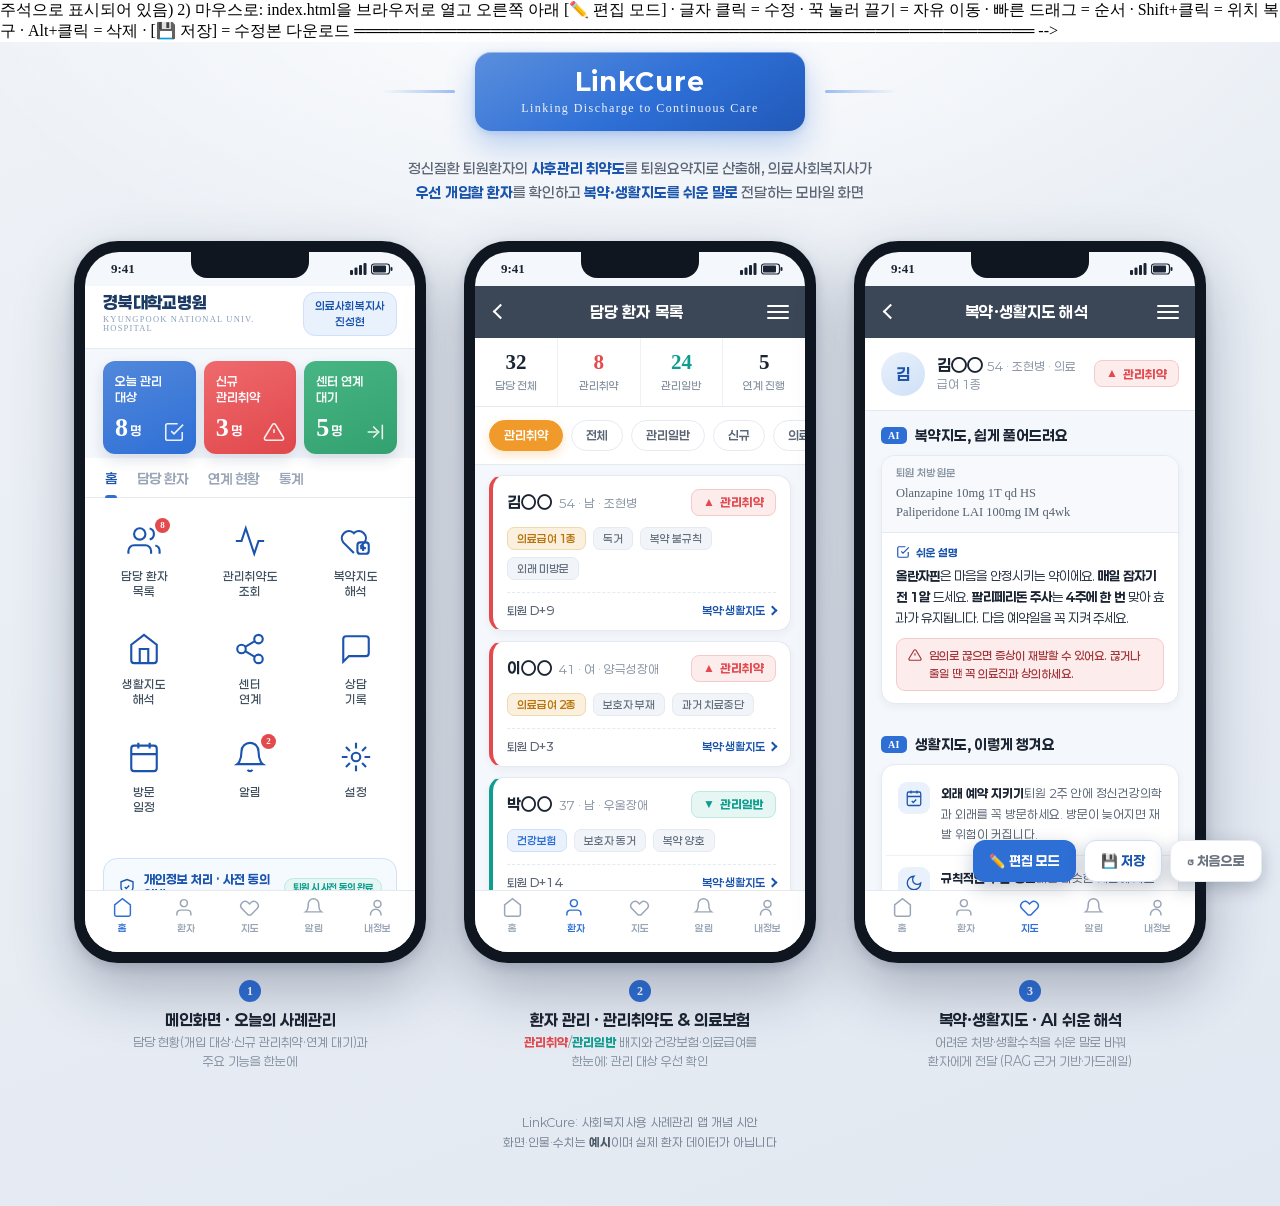
<file: mockup/src/index.html>
<!doctype html>
<html lang="ko">
<head>
<meta charset="utf-8">
<meta name="viewport" content="width=device-width, initial-scale=1">
<title>LinkCure(링큐어) · 사회복지사용 사례관리 앱 목업</title>
<!--
════════════════════════════════════════════════════════════
  LinkCure 앱 목업 : ★ 코드 편집용(파일 분리 버전) ★

  파일 구성 (전부 같은 폴더에 있어야 합니다):
   · index.html  ← 화면에 보이는 글자·카드·환자 정보는 전부 여기서 수정
   · styles.css  ← 색상·글꼴 크기·간격 등 디자인 수정
   · fonts.css   ← 내장 폰트 데이터 (건드리지 마세요)
   · editor.js   ← 브라우저 편집 모드 스크립트 (수정 불필요)

  수정 방법 두 가지:
   1) 코드로: index.html을 메모장/VS Code로 열어 한글 텍스트를 직접 고친다
      (구역마다 <!-- ① --> <!-- ② --> <!-- ③ --> 주석으로 표시되어 있음)
   2) 마우스로: index.html을 브라우저로 열고 오른쪽 아래 [✏️ 편집 모드]
      · 글자 클릭 = 수정  · 꾹 눌러 끌기 = 자유 이동  · 빠른 드래그 = 순서
      · Shift+클릭 = 위치 복구  · Alt+클릭 = 삭제  · [💾 저장] = 수정본 다운로드
════════════════════════════════════════════════════════════
-->
<link rel="stylesheet" href="fonts.css">
<link rel="stylesheet" href="styles.css">
</head>
<body>
<div class="wrap">

  <div class="ribbon-row"><div class="ribbon">LinkCure<span class="rib-sub">Linking Discharge to Continuous Care</span></div></div>
  <p class="deck">정신질환 퇴원환자의 <b>사후관리 취약도</b>를 퇴원요약지로 산출해, 의료사회복지사가<br>
    <b>우선 개입할 환자</b>를 확인하고 <b>복약·생활지도를 쉬운 말로</b> 전달하는 모바일 화면</p>

  <div class="board">

    <!-- ==================== ① 메인(홈) ==================== -->
    <div class="col">
      <div class="phone">
        <div class="notch"></div>
        <div class="screen">
          <div class="status">
            <span>9:41</span>
            <span class="dots">
              <svg width="17" height="12" viewBox="0 0 17 12"><g fill="#1b2432"><rect x="0" y="7" width="3" height="5" rx="1"/><rect x="4.5" y="4.5" width="3" height="7.5" rx="1"/><rect x="9" y="2" width="3" height="10" rx="1"/><rect x="13.5" y="0" width="3" height="12" rx="1"/></g></svg>
              <svg width="22" height="12" viewBox="0 0 22 12"><rect x="0.5" y="1" width="18" height="10" rx="2.5" fill="none" stroke="#1b2432" stroke-width="1.2"/><rect x="2" y="2.5" width="13" height="7" rx="1" fill="#1b2432"/><rect x="19.5" y="4" width="2" height="4" rx="1" fill="#1b2432"/></svg>
            </span>
          </div>

          <div class="body">
            <div class="hdr-home">
              <div class="brand">
                <span class="kr">경북대학교병원</span>
                <span class="en">KYUNGPOOK NATIONAL UNIV. HOSPITAL</span>
              </div>
              <span class="role-chip">의료사회복지사<br>진성현</span>
            </div>

            <!-- 컬러 타일 배너 -->
            <div class="tiles">
              <div class="tile b">
                <span class="lab">오늘 관리<br>대상</span>
                <span class="big">8<span class="u">명</span></span>
                <span class="ti"><svg width="22" height="22" viewBox="0 0 24 24" fill="none" stroke="#fff" stroke-width="1.7"><path d="M9 11l3 3L22 4"/><path d="M21 12v7a2 2 0 0 1-2 2H5a2 2 0 0 1-2-2V5a2 2 0 0 1 2-2h11"/></svg></span>
              </div>
              <div class="tile r">
                <span class="lab">신규<br>관리취약</span>
                <span class="big">3<span class="u">명</span></span>
                <span class="ti"><svg width="22" height="22" viewBox="0 0 24 24" fill="none" stroke="#fff" stroke-width="1.7"><path d="M10.3 3.9L1.8 18a2 2 0 0 0 1.7 3h17a2 2 0 0 0 1.7-3L13.7 3.9a2 2 0 0 0-3.4 0z"/><path d="M12 9v4M12 17h.01"/></svg></span>
              </div>
              <div class="tile g">
                <span class="lab">센터 연계<br>대기</span>
                <span class="big">5<span class="u">명</span></span>
                <span class="ti"><svg width="22" height="22" viewBox="0 0 24 24" fill="none" stroke="#fff" stroke-width="1.7"><path d="M4 12h10M10 6l6 6-6 6"/><path d="M20 4v16"/></svg></span>
              </div>
            </div>

            <div class="htabs">
              <span class="on">홈</span><span>담당 환자</span><span>연계 현황</span><span>통계</span>
            </div>

            <!-- 아이콘 그리드 -->
            <div class="grid">
              <div class="gitem"><div class="ci badge"><span class="dot">8</span><svg width="34" height="34" viewBox="0 0 24 24" fill="none" stroke="currentColor" stroke-width="1.5"><path d="M17 21v-2a4 4 0 0 0-4-4H5a4 4 0 0 0-4 4v2"/><circle cx="9" cy="7" r="4"/><path d="M23 21v-2a4 4 0 0 0-3-3.87"/><path d="M16 3.13a4 4 0 0 1 0 7.75"/></svg></div><span class="gl">담당 환자<br>목록</span></div>
              <div class="gitem"><div class="ci"><svg width="34" height="34" viewBox="0 0 24 24" fill="none" stroke="currentColor" stroke-width="1.5"><path d="M22 12h-4l-3 9L9 3l-3 9H2"/></svg></div><span class="gl">관리취약도<br>조회</span></div>
              <div class="gitem"><div class="ci"><svg width="34" height="34" viewBox="0 0 24 24" fill="none" stroke="currentColor" stroke-width="1.5"><path d="M10.5 20.5L3 13a5 5 0 0 1 7-7l.5.5.5-.5a5 5 0 0 1 7 7l-3 3"/><rect x="13" y="13" width="8" height="8" rx="2"/><path d="M17 15v4M15 17h4"/></svg></div><span class="gl">복약지도<br>해석</span></div>
              <div class="gitem"><div class="ci"><svg width="34" height="34" viewBox="0 0 24 24" fill="none" stroke="currentColor" stroke-width="1.5"><path d="M3 9l9-7 9 7v11a2 2 0 0 1-2 2H5a2 2 0 0 1-2-2z"/><path d="M9 22V12h6v10"/></svg></div><span class="gl">생활지도<br>해석</span></div>
              <div class="gitem"><div class="ci"><svg width="34" height="34" viewBox="0 0 24 24" fill="none" stroke="currentColor" stroke-width="1.5"><circle cx="18" cy="5" r="3"/><circle cx="6" cy="12" r="3"/><circle cx="18" cy="19" r="3"/><path d="M8.6 13.5l6.8 4M15.4 6.5l-6.8 4"/></svg></div><span class="gl">센터<br>연계</span></div>
              <div class="gitem"><div class="ci"><svg width="34" height="34" viewBox="0 0 24 24" fill="none" stroke="currentColor" stroke-width="1.5"><path d="M21 15a2 2 0 0 1-2 2H7l-4 4V5a2 2 0 0 1 2-2h14a2 2 0 0 1 2 2z"/></svg></div><span class="gl">상담<br>기록</span></div>
              <div class="gitem"><div class="ci"><svg width="34" height="34" viewBox="0 0 24 24" fill="none" stroke="currentColor" stroke-width="1.5"><rect x="3" y="4" width="18" height="18" rx="2"/><path d="M16 2v4M8 2v4M3 10h18"/></svg></div><span class="gl">방문<br>일정</span></div>
              <div class="gitem"><div class="ci badge"><span class="dot">2</span><svg width="34" height="34" viewBox="0 0 24 24" fill="none" stroke="currentColor" stroke-width="1.5"><path d="M18 8a6 6 0 0 0-12 0c0 7-3 9-3 9h18s-3-2-3-9"/><path d="M13.7 21a2 2 0 0 1-3.4 0"/></svg></div><span class="gl">알림</span></div>
              <div class="gitem"><div class="ci"><svg width="34" height="34" viewBox="0 0 24 24" fill="none" stroke="currentColor" stroke-width="1.5"><path d="M12 2v4M12 18v4M4.9 4.9l2.8 2.8M16.3 16.3l2.8 2.8M2 12h4M18 12h4M4.9 19.1l2.8-2.8M16.3 7.7l2.8-2.8"/><circle cx="12" cy="12" r="3"/></svg></div><span class="gl">설정</span></div>
            </div>

            <div class="home-foot">
              <div class="privacy">
                <div class="pv-head">
                  <span class="pv-ic"><svg width="18" height="18" viewBox="0 0 24 24" fill="none" stroke="currentColor" stroke-width="1.8"><path d="M12 22s8-4 8-10V5l-8-3-8 3v7c0 6 8 10 8 10z"/><path d="M9 12l2 2 4-4"/></svg></span>
                  <span class="pv-t">개인정보 처리 · 사전 동의 안내</span>
                  <span class="pv-badge">퇴원 시 사전 동의 완료</span>
                </div>
                <ul class="pv-list">
                  <li><b>사전 동의 기반</b>: 퇴원 절차에서 환자(정보주체)의 사전 동의를 받은 뒤에만 관리취약도를 분석합니다.</li>
                  <li><b>병원 내부 처리</b>: 진료기록(EMR) 원본은 병원 밖으로 나가지 않습니다.</li>
                  <li><b>산출 근거</b>: 관리취약도는 퇴원요약지와 동의 시 추가 문진 항목으로만 산출합니다.</li>
                  <li><b>최소 전송</b>: 관리취약도 결과와 사례관리 요약만 정신건강복지센터로 전달됩니다.</li>
                  <li><b>보관 후 파기</b>: 사례관리 종료 후 보관기간이 지나면 안전하게 파기됩니다.</li>
                </ul>
                <div class="pv-foot">
                  <span class="ck"><svg width="11" height="11" viewBox="0 0 24 24" fill="none" stroke="#fff" stroke-width="3"><path d="M20 6L9 17l-5-5"/></svg></span>
                  <span>본인은 위 처리 방침에 동의합니다</span>
                  <span class="mng">동의 관리<span class="cv"></span></span>
                </div>
              </div>
            </div>
          </div>

          <div class="nav">
            <a class="on"><svg width="21" height="21" viewBox="0 0 24 24" fill="none" stroke="currentColor" stroke-width="1.7"><path d="M3 9l9-7 9 7v11a2 2 0 0 1-2 2H5a2 2 0 0 1-2-2z"/></svg><span class="nl">홈</span></a>
            <a><svg width="21" height="21" viewBox="0 0 24 24" fill="none" stroke="currentColor" stroke-width="1.7"><path d="M17 21v-2a4 4 0 0 0-4-4H5a4 4 0 0 0-4 4v2"/><circle cx="9" cy="7" r="4"/></svg><span class="nl">환자</span></a>
            <a><svg width="21" height="21" viewBox="0 0 24 24" fill="none" stroke="currentColor" stroke-width="1.7"><path d="M10.5 20.5L3 13a5 5 0 0 1 7-7l2 2 2-2a5 5 0 0 1 7 7l-7.5 7.5z"/></svg><span class="nl">지도</span></a>
            <a><svg width="21" height="21" viewBox="0 0 24 24" fill="none" stroke="currentColor" stroke-width="1.7"><path d="M18 8a6 6 0 0 0-12 0c0 7-3 9-3 9h18s-3-2-3-9"/></svg><span class="nl">알림</span></a>
            <a><svg width="21" height="21" viewBox="0 0 24 24" fill="none" stroke="currentColor" stroke-width="1.7"><circle cx="12" cy="8" r="4"/><path d="M4 21v-1a6 6 0 0 1 12 0v1"/></svg><span class="nl">내정보</span></a>
          </div>
        </div>
      </div>
      <div class="cap"><span class="n">1</span><h3>메인화면 · 오늘의 사례관리</h3><p>담당 현황(개입 대상·신규 관리취약·연계 대기)과<br>주요 기능을 한눈에</p></div>
    </div>

    <!-- ==================== ② 환자 관리 ==================== -->
    <div class="col">
      <div class="phone">
        <div class="notch"></div>
        <div class="screen">
          <div class="status">
            <span>9:41</span>
            <span class="dots">
              <svg width="17" height="12" viewBox="0 0 17 12"><g fill="#1b2432"><rect x="0" y="7" width="3" height="5" rx="1"/><rect x="4.5" y="4.5" width="3" height="7.5" rx="1"/><rect x="9" y="2" width="3" height="10" rx="1"/><rect x="13.5" y="0" width="3" height="12" rx="1"/></g></svg>
              <svg width="22" height="12" viewBox="0 0 22 12"><rect x="0.5" y="1" width="18" height="10" rx="2.5" fill="none" stroke="#1b2432" stroke-width="1.2"/><rect x="2" y="2.5" width="13" height="7" rx="1" fill="#1b2432"/><rect x="19.5" y="4" width="2" height="4" rx="1" fill="#1b2432"/></svg>
            </span>
          </div>
          <div class="hdr-bar">
            <span class="ic-back"></span>
            <span class="t">담당 환자 목록</span>
            <span class="hmb"></span>
          </div>

          <div class="body">
            <div class="sum">
              <div class="s"><div class="sv">32</div><div class="sl">담당 전체</div></div>
              <div class="s"><div class="sv hi">8</div><div class="sl">관리취약</div></div>
              <div class="s"><div class="sv lo">24</div><div class="sl">관리일반</div></div>
              <div class="s"><div class="sv">5</div><div class="sl">연계 진행</div></div>
            </div>

            <div class="chips">
              <span class="chip on">관리취약</span>
              <span class="chip">전체</span>
              <span class="chip">관리일반</span>
              <span class="chip">신규</span>
              <span class="chip">의료급여</span>
            </div>

            <div class="plist">
              <div class="pcard hiedge">
                <div class="prow1">
                  <span class="pname">김○○<span class="meta">54 · 남 · 조현병</span></span>
                  <span class="risk hi"><span class="ar">▲</span>관리취약</span>
                </div>
                <div class="prow2">
                  <span class="ins med">의료급여 1종</span>
                  <span class="tag">독거</span>
                  <span class="tag">복약 불규칙</span>
                  <span class="tag">외래 미방문</span>
                </div>
                <div class="prow3">
                  <span class="risknum">퇴원 D+9</span>
                  <span class="go">복약·생활지도<span class="cv"></span></span>
                </div>
              </div>

              <div class="pcard hiedge">
                <div class="prow1">
                  <span class="pname">이○○<span class="meta">41 · 여 · 양극성장애</span></span>
                  <span class="risk hi"><span class="ar">▲</span>관리취약</span>
                </div>
                <div class="prow2">
                  <span class="ins med">의료급여 2종</span>
                  <span class="tag">보호자 부재</span>
                  <span class="tag">과거 치료중단</span>
                </div>
                <div class="prow3">
                  <span class="risknum">퇴원 D+3</span>
                  <span class="go">복약·생활지도<span class="cv"></span></span>
                </div>
              </div>

              <div class="pcard loedge">
                <div class="prow1">
                  <span class="pname">박○○<span class="meta">37 · 남 · 우울장애</span></span>
                  <span class="risk lo"><span class="ar">▼</span>관리일반</span>
                </div>
                <div class="prow2">
                  <span class="ins hb">건강보험</span>
                  <span class="tag">보호자 동거</span>
                  <span class="tag">복약 양호</span>
                </div>
                <div class="prow3">
                  <span class="risknum">퇴원 D+14</span>
                  <span class="go">복약·생활지도<span class="cv"></span></span>
                </div>
              </div>

              <div class="pcard loedge">
                <div class="prow1">
                  <span class="pname">정○○<span class="meta">29 · 여 · 불안장애</span></span>
                  <span class="risk lo"><span class="ar">▼</span>관리일반</span>
                </div>
                <div class="prow2">
                  <span class="ins hb">건강보험</span>
                  <span class="tag">외래 규칙적</span>
                </div>
                <div class="prow3">
                  <span class="risknum">퇴원 D+22</span>
                  <span class="go">복약·생활지도<span class="cv"></span></span>
                </div>
              </div>
            </div>
          </div>

          <div class="nav">
            <a><svg width="21" height="21" viewBox="0 0 24 24" fill="none" stroke="currentColor" stroke-width="1.7"><path d="M3 9l9-7 9 7v11a2 2 0 0 1-2 2H5a2 2 0 0 1-2-2z"/></svg><span class="nl">홈</span></a>
            <a class="on"><svg width="21" height="21" viewBox="0 0 24 24" fill="none" stroke="currentColor" stroke-width="1.7"><path d="M17 21v-2a4 4 0 0 0-4-4H5a4 4 0 0 0-4 4v2"/><circle cx="9" cy="7" r="4"/></svg><span class="nl">환자</span></a>
            <a><svg width="21" height="21" viewBox="0 0 24 24" fill="none" stroke="currentColor" stroke-width="1.7"><path d="M10.5 20.5L3 13a5 5 0 0 1 7-7l2 2 2-2a5 5 0 0 1 7 7l-7.5 7.5z"/></svg><span class="nl">지도</span></a>
            <a><svg width="21" height="21" viewBox="0 0 24 24" fill="none" stroke="currentColor" stroke-width="1.7"><path d="M18 8a6 6 0 0 0-12 0c0 7-3 9-3 9h18s-3-2-3-9"/></svg><span class="nl">알림</span></a>
            <a><svg width="21" height="21" viewBox="0 0 24 24" fill="none" stroke="currentColor" stroke-width="1.7"><circle cx="12" cy="8" r="4"/><path d="M4 21v-1a6 6 0 0 1 12 0v1"/></svg><span class="nl">내정보</span></a>
          </div>
        </div>
      </div>
      <div class="cap"><span class="n">2</span><h3>환자 관리 · 관리취약도 &amp; 의료보험</h3><p><b style="color:#e24a4e">관리취약</b>/<b style="color:#0f9d8f">관리일반</b> 배지와 건강보험·의료급여를<br>한눈에: 관리 대상 우선 확인</p></div>
    </div>

    <!-- ==================== ③ 복약·생활지도 ==================== -->
    <div class="col">
      <div class="phone">
        <div class="notch"></div>
        <div class="screen">
          <div class="status">
            <span>9:41</span>
            <span class="dots">
              <svg width="17" height="12" viewBox="0 0 17 12"><g fill="#1b2432"><rect x="0" y="7" width="3" height="5" rx="1"/><rect x="4.5" y="4.5" width="3" height="7.5" rx="1"/><rect x="9" y="2" width="3" height="10" rx="1"/><rect x="13.5" y="0" width="3" height="12" rx="1"/></g></svg>
              <svg width="22" height="12" viewBox="0 0 22 12"><rect x="0.5" y="1" width="18" height="10" rx="2.5" fill="none" stroke="#1b2432" stroke-width="1.2"/><rect x="2" y="2.5" width="13" height="7" rx="1" fill="#1b2432"/><rect x="19.5" y="4" width="2" height="4" rx="1" fill="#1b2432"/></svg>
            </span>
          </div>
          <div class="hdr-bar">
            <span class="ic-back"></span>
            <span class="t">복약·생활지도 해석</span>
            <span class="hmb"></span>
          </div>

          <div class="body">
            <div class="pt-head">
              <span class="avatar">김</span>
              <span class="info">
                <span class="nm">김○○</span>
                <span class="mt">54 · 조현병 · 의료급여 1종</span>
              </span>
              <span class="risk hi"><span class="ar">▲</span>관리취약</span>
            </div>

            <!-- 복약지도 -->
            <div class="sec">
              <div class="sec-t"><span class="ai">AI</span><h4>복약지도, 쉽게 풀어드려요</h4></div>

              <div class="gcard">
                <div class="orig">
                  <div class="ol">퇴원 처방 원문</div>
                  <div class="ot">Olanzapine 10mg 1T qd HS<br>Paliperidone LAI 100mg IM q4wk</div>
                </div>
                <div class="plain">
                  <div class="pl"><svg width="14" height="14" viewBox="0 0 24 24" fill="none" stroke="currentColor" stroke-width="2"><path d="M9 11l3 3L22 4"/><path d="M21 12v7a2 2 0 0 1-2 2H5a2 2 0 0 1-2-2V5a2 2 0 0 1 2-2h11"/></svg>쉬운 설명</div>
                  <div class="pt"><b>올란자핀</b>은 마음을 안정시키는 약이에요. <b>매일 잠자기 전 1알</b> 드세요.
                    <b>팔리페리돈 주사</b>는 <b>4주에 한 번</b> 맞아 효과가 유지됩니다. 다음 예약일을 꼭 지켜 주세요.</div>
                  <div class="warn"><span class="k"><svg width="14" height="14" viewBox="0 0 24 24" fill="none" stroke="currentColor" stroke-width="2"><path d="M10.3 3.9L1.8 18a2 2 0 0 0 1.7 3h17a2 2 0 0 0 1.7-3L13.7 3.9a2 2 0 0 0-3.4 0z"/><path d="M12 9v4M12 17h.01"/></svg></span>임의로 끊으면 증상이 재발할 수 있어요. 끊거나 줄일 땐 꼭 의료진과 상의하세요.</div>
                </div>
              </div>
            </div>

            <!-- 생활지도 -->
            <div class="sec">
              <div class="sec-t"><span class="ai">AI</span><h4>생활지도, 이렇게 챙겨요</h4></div>
              <div class="life">
                <div class="lrow">
                  <span class="lic"><svg width="18" height="18" viewBox="0 0 24 24" fill="none" stroke="currentColor" stroke-width="1.7"><rect x="3" y="4" width="18" height="18" rx="2"/><path d="M16 2v4M8 2v4M3 10h18"/><path d="M9 16l2 2 4-4"/></svg></span>
                  <span class="lt"><span class="lh">외래 예약 지키기</span><span class="lp">퇴원 2주 안에 정신건강의학과 외래를 꼭 방문하세요. 방문이 늦어지면 재발 위험이 커집니다.</span></span>
                </div>
                <div class="lrow">
                  <span class="lic"><svg width="18" height="18" viewBox="0 0 24 24" fill="none" stroke="currentColor" stroke-width="1.7"><path d="M12 3a6 6 0 0 0 9 9 9 9 0 1 1-9-9z"/></svg></span>
                  <span class="lt"><span class="lh">규칙적인 수면·생활</span><span class="lp">매일 비슷한 시간에 자고 일어나세요. 밤낮이 바뀌면 증상이 나빠질 수 있어요.</span></span>
                </div>
                <div class="lrow">
                  <span class="lic"><svg width="18" height="18" viewBox="0 0 24 24" fill="none" stroke="currentColor" stroke-width="1.7"><path d="M18 8a6 6 0 0 0-12 0c0 7-3 9-3 9h18s-3-2-3-9"/><path d="M13.7 21a2 2 0 0 1-3.4 0"/></svg></span>
                  <span class="lt"><span class="lh">재발 신호 알아두기</span><span class="lp">불면·불안·환청이 다시 생기면 다음 예약을 기다리지 말고 바로 연락하세요.</span></span>
                </div>
                <div class="lrow">
                  <span class="lic"><svg width="18" height="18" viewBox="0 0 24 24" fill="none" stroke="currentColor" stroke-width="1.7"><path d="M4 12h10M10 6l6 6-6 6"/><path d="M20 4v16"/></svg></span>
                  <span class="lt"><span class="lh">정신건강복지센터 연계</span><span class="lp">독거·의료급여 대상이라 지역 센터의 사례관리 연결을 권합니다(동의 시 진행).</span></span>
                </div>
              </div>
            </div>

            <div class="guard">
              <span class="k"><svg width="15" height="15" viewBox="0 0 24 24" fill="none" stroke="currentColor" stroke-width="1.8"><path d="M12 22s8-4 8-10V5l-8-3-8 3v7c0 6 8 10 8 10z"/></svg></span>
              <span>이 해석은 기존 퇴원 문서를 <b>쉽게 풀어 설명</b>한 것으로, <b>진단·처방을 바꾸지 않습니다</b>. 최종 판단은 전문가가 합니다.</span>
            </div>

            <div class="deliver">
              <button class="primary">환자에게 전달하기</button>
              <button class="ghost">인쇄</button>
            </div>
          </div>

          <div class="nav">
            <a><svg width="21" height="21" viewBox="0 0 24 24" fill="none" stroke="currentColor" stroke-width="1.7"><path d="M3 9l9-7 9 7v11a2 2 0 0 1-2 2H5a2 2 0 0 1-2-2z"/></svg><span class="nl">홈</span></a>
            <a><svg width="21" height="21" viewBox="0 0 24 24" fill="none" stroke="currentColor" stroke-width="1.7"><path d="M17 21v-2a4 4 0 0 0-4-4H5a4 4 0 0 0-4 4v2"/><circle cx="9" cy="7" r="4"/></svg><span class="nl">환자</span></a>
            <a class="on"><svg width="21" height="21" viewBox="0 0 24 24" fill="none" stroke="currentColor" stroke-width="1.7"><path d="M10.5 20.5L3 13a5 5 0 0 1 7-7l2 2 2-2a5 5 0 0 1 7 7l-7.5 7.5z"/></svg><span class="nl">지도</span></a>
            <a><svg width="21" height="21" viewBox="0 0 24 24" fill="none" stroke="currentColor" stroke-width="1.7"><path d="M18 8a6 6 0 0 0-12 0c0 7-3 9-3 9h18s-3-2-3-9"/></svg><span class="nl">알림</span></a>
            <a><svg width="21" height="21" viewBox="0 0 24 24" fill="none" stroke="currentColor" stroke-width="1.7"><circle cx="12" cy="8" r="4"/><path d="M4 21v-1a6 6 0 0 1 12 0v1"/></svg><span class="nl">내정보</span></a>
          </div>
        </div>
      </div>
      <div class="cap"><span class="n">3</span><h3>복약·생활지도 · AI 쉬운 해석</h3><p>어려운 처방·생활수칙을 쉬운 말로 바꿔<br>환자에게 전달 (RAG 근거 기반·가드레일)</p></div>
    </div>

  </div>

  <p class="foot">
    LinkCure: 사회복지사용 사례관리 앱 개념 시안<br>
    화면·인물·수치는 <b>예시</b>이며 실제 환자 데이터가 아닙니다
  </p>
</div>

<div id="mk-toolbar">
  <button id="mk-edit">✏️ 편집 모드</button>
  <button id="mk-save">💾 저장</button>
  <button id="mk-reset">↺ 처음으로</button>
</div>
<div id="mk-hint"><b>꾹(0.4초) 누른 채 끌기 = 자유 이동</b> · 글자 클릭 = 수정 · 빠른 드래그 = 순서 · Shift+클릭 = 위치 원상복구 · Alt+클릭 = 삭제</div>
<script src="editor.js"></script>
</body>
</html>
</file>
<file: mockup/src/fonts.css>
@font-face{font-family:'Paperlogy';font-style:normal;font-weight:400;font-display:swap;src:url([data-uri]) format('woff2');}
@font-face{font-family:'Paperlogy';font-style:normal;font-weight:500;font-display:swap;src:url([data-uri]) format('woff2');}
@font-face{font-family:'Paperlogy';font-style:normal;font-weight:600;font-display:swap;src:url([data-uri]) format('woff2');}
@font-face{font-family:'Paperlogy';font-style:normal;font-weight:700;font-display:swap;src:url([data-uri]) format('woff2');}
@font-face{font-family:'Paperlogy';font-style:normal;font-weight:800;font-display:swap;src:url([data-uri]) format('woff2');}
@font-face{font-family:'Paperlogy';font-style:normal;font-weight:400;font-display:swap;unicode-range:U+CDE8,U+D56D;src:url([data-uri]) format('woff2')}
@font-face{font-family:'Paperlogy';font-style:normal;font-weight:500;font-display:swap;unicode-range:U+CDE8,U+D56D;src:url([data-uri]) format('woff2')}
@font-face{font-family:'Paperlogy';font-style:normal;font-weight:600;font-display:swap;unicode-range:U+CDE8,U+D56D;src:url([data-uri]) format('woff2')}
@font-face{font-family:'Paperlogy';font-style:normal;font-weight:700;font-display:swap;unicode-range:U+CDE8,U+D56D;src:url([data-uri]) format('woff2')}
@font-face{font-family:'Paperlogy';font-style:normal;font-weight:800;font-display:swap;unicode-range:U+CDE8,U+D56D;src:url([data-uri]) format('woff2')}
</file>
<file: mockup/src/styles.css>
:root{
  --ground:#e9edf3; --studio1:#eef2f7; --studio2:#e2e8f1;
  --screen:#f4f7fb; --card:#ffffff; --ink:#1b2432; --sub:#5c6675; --muted:#8a95a4;
  --line:#e5e9f0; --line2:#eef1f6;
  --blue:#2e6fd6; --blue-dk:#1b54ad; --blue-bg:#e9f1fc;
  --tile-blue:#3b7dd8; --tile-green:#3aa876; --tile-amber:#ef9a2b;
  --bar:#3b4656;
  --hi:#e24a4e; --hi-bg:#fdecec; --hi-line:#f6c9ca;
  --lo:#0f9d8f; --lo-bg:#e6f6f3; --lo-line:#bfe8e1;
  --hb:#2e6fd6; --hb-bg:#e9f1fc;            /* 건강보험 */
  --med:#b9760f; --med-bg:#fbf0dd;          /* 의료급여 */
  --en:"Times New Roman","Times";
  --kr:"Paperlogy","Malgun Gothic",sans-serif;
  --stack: var(--en), var(--kr);
}
*{box-sizing:border-box; margin:0; padding:0}
body{background:transparent}
.wrap{
  font-family:var(--stack); color:var(--ink);
  background:
    radial-gradient(1200px 600px at 50% -8%, #ffffff 0%, rgba(255,255,255,0) 60%),
    linear-gradient(160deg,var(--studio1),var(--studio2));
  min-height:100%; padding:10px 20px 54px;
}

/* ---- 상단 리본 타이틀 (예시사진2 배너 오마주) ---- */
.ribbon-row{display:flex; justify-content:center; align-items:center; gap:20px; margin-bottom:26px}
.ribbon-row::before,.ribbon-row::after{
  content:""; width:72px; height:3px; border-radius:2px;
}
.ribbon-row::before{background:linear-gradient(90deg, rgba(46,111,214,0), #9dbdf0)}
.ribbon-row::after{background:linear-gradient(270deg, rgba(46,111,214,0), #9dbdf0)}
.ribbon{
  position:relative; background:linear-gradient(150deg,#5b8fdd 0%,#2e6fd6 55%,#2159b8 100%);
  color:#fff; font-family:var(--kr); font-weight:800; font-size:25px; text-align:center;
  letter-spacing:.03em; padding:15px 46px; border-radius:16px;
  box-shadow:0 14px 30px rgba(46,111,214,.30), 0 2px 6px rgba(46,111,214,.18),
             inset 0 1px 0 rgba(255,255,255,.38);
}
.ribbon .rib-sub{display:block; font-family:var(--en); font-weight:400; font-size:12px; letter-spacing:.12em; opacity:.92; margin-top:5px}
.deck{
  text-align:center; color:var(--sub); font-family:var(--kr); font-weight:500;
  font-size:14.5px; max-width:760px; margin:0 auto 36px; line-height:1.65;
}
.deck b{color:var(--blue-dk); font-weight:700}
.deck .en{font-family:var(--en); font-style:italic}

/* ---- 보드: 폰 3대 ---- */
.board{
  display:flex; gap:38px; justify-content:center; align-items:flex-start;
  flex-wrap:wrap; max-width:1320px; margin:0 auto;
}
.col{width:352px; display:flex; flex-direction:column; align-items:center}
.cap{
  margin-top:16px; text-align:center; font-family:var(--kr);
}
.cap .n{
  display:inline-block; font-family:var(--en); font-weight:700; font-size:12px;
  color:#fff; background:var(--blue); width:22px; height:22px; line-height:22px;
  border-radius:50%; margin-bottom:8px;
}
.cap h3{font-family:var(--kr); font-weight:700; font-size:16px; color:var(--ink)}
.cap p{font-family:var(--kr); font-weight:400; font-size:12.5px; color:var(--muted); margin-top:4px; line-height:1.55}

/* ---- 폰 프레임 ---- */
.phone{
  width:352px; height:722px; background:#0f1620; border-radius:44px;
  padding:11px; box-shadow:0 26px 60px rgba(24,38,66,.30), 0 4px 12px rgba(24,38,66,.16);
  position:relative;
}
.screen{
  width:100%; height:100%; background:var(--screen); border-radius:34px;
  overflow:hidden; position:relative; display:flex; flex-direction:column;
}
/* 상태바 */
.status{
  height:34px; flex:0 0 34px; display:flex; align-items:center; justify-content:space-between;
  padding:0 22px 0 26px; font-family:var(--en); font-weight:700; font-size:13px;
  color:var(--ink); z-index:5;
}
.status .dots{display:flex; gap:4px; align-items:center}
.status .bar-i{width:3px; border-radius:1px; background:currentColor}
.notch{
  position:absolute; top:11px; left:50%; transform:translateX(-50%);
  width:118px; height:26px; background:#0f1620; border-radius:0 0 16px 16px; z-index:6;
}
/* 스크롤 영역 */
.body{flex:1 1 auto; overflow-y:auto; -webkit-overflow-scrolling:touch}
.body::-webkit-scrollbar{width:0}

/* ===== 헤더 종류 ===== */
.hdr-home{
  background:#fff; border-bottom:1px solid var(--line); padding:6px 18px 12px;
  display:flex; align-items:center; justify-content:space-between;
}
.brand{display:flex; flex-direction:column; line-height:1.05}
.brand .kr{font-family:var(--kr); font-weight:800; font-size:17px; color:#1c3a63; letter-spacing:-.01em}
.brand .en{font-family:var(--en); font-size:8.5px; letter-spacing:.14em; color:#8aa0bd; margin-top:3px}
.role-chip{
  font-family:var(--kr); font-weight:600; font-size:11px; color:var(--blue-dk);
  background:var(--blue-bg); border:1px solid #cfe0f7; padding:5px 11px; border-radius:12px;
  text-align:center; line-height:1.45; white-space:nowrap; flex:0 0 auto;
}
.hmb{width:22px; height:2px; background:#5b6b82; border-radius:2px; position:relative}
.hmb::before,.hmb::after{content:""; position:absolute; left:0; width:22px; height:2px; background:#5b6b82; border-radius:2px}
.hmb::before{top:-6px} .hmb::after{top:6px}

.hdr-bar{
  background:var(--bar); color:#fff; height:52px; flex:0 0 52px;
  display:flex; align-items:center; justify-content:space-between; padding:0 16px;
}
.hdr-bar .t{font-family:var(--kr); font-weight:700; font-size:16px; letter-spacing:.01em}
.ic-back{width:11px; height:11px; border-left:2px solid #fff; border-bottom:2px solid #fff; transform:rotate(45deg); margin-left:4px}
.hdr-bar .hmb,.hdr-bar .hmb::before,.hdr-bar .hmb::after{background:#fff}

/* ===== 홈: 컬러 타일 배너 ===== */
.tiles{display:flex; gap:0; padding:12px 14px 4px}
.tile{
  flex:1; color:#fff; border-radius:12px; padding:13px 12px; margin:0 4px;
  display:flex; flex-direction:column; gap:9px; position:relative; min-height:92px;
  box-shadow:0 6px 14px rgba(30,50,90,.14);
}
.tile.b{background:linear-gradient(155deg,#5288db,#2e6fd6)}
.tile.r{background:linear-gradient(155deg,#ef6a6d,#e0474b)}
.tile.g{background:linear-gradient(155deg,#48b585,#33a06f)}
.tile .lab{font-family:var(--kr); font-weight:600; font-size:12.5px; line-height:1.3; opacity:.96}
.tile .big{font-family:var(--en); font-weight:700; font-size:26px; line-height:1}
.tile .big .u{font-family:var(--kr); font-size:13px; font-weight:600; margin-left:2px}
.tile .ti{position:absolute; right:11px; bottom:11px; opacity:.9}

/* 홈 탭바 */
.htabs{display:flex; gap:20px; padding:12px 20px 0; border-bottom:1px solid var(--line); background:#fff}
.htabs span{font-family:var(--kr); font-weight:600; font-size:14px; color:#9aa6b5; padding-bottom:10px; position:relative}
.htabs span.on{color:var(--blue-dk)}
.htabs span.on::after{content:""; position:absolute; left:0; right:0; bottom:-1px; height:3px; background:var(--blue); border-radius:3px 3px 0 0}

/* 아이콘 그리드 */
.grid{display:grid; grid-template-columns:repeat(3,1fr); background:#fff; padding:8px 6px 14px}
.gitem{display:flex; flex-direction:column; align-items:center; gap:8px; padding:15px 4px}
.gitem .ci{width:40px; height:40px; display:flex; align-items:center; justify-content:center; color:var(--blue-dk)}
.gitem .gl{font-family:var(--kr); font-weight:500; font-size:12px; color:#41505f; text-align:center; line-height:1.25}
.gitem .badge{position:relative}
.gitem .dot{position:absolute; top:-3px; right:-6px; background:var(--hi); color:#fff; font-family:var(--en); font-weight:700; font-size:9px; min-width:15px; height:15px; line-height:15px; text-align:center; border-radius:8px; padding:0 3px}

.home-foot{padding:14px 18px 20px; background:#fff}
.mini-note{background:var(--blue-bg); border:1px solid #d3e2f8; border-radius:12px; padding:11px 13px; display:flex; gap:9px; align-items:flex-start}
.mini-note .k{flex:0 0 auto; margin-top:1px; color:var(--blue-dk)}
.mini-note p{font-family:var(--kr); font-weight:500; font-size:11.5px; color:#33507a; line-height:1.55}
.mini-note b{font-weight:700}
.privacy{background:linear-gradient(180deg,#f5faff,#ecf4ff); border:1px solid #cfe0f7; border-radius:14px; padding:13px 14px}
.pv-head{display:flex; align-items:center; gap:8px; margin-bottom:10px}
.pv-head .pv-ic{color:var(--blue-dk); display:flex}
.pv-head .pv-t{font-family:var(--kr); font-weight:700; font-size:12.5px; color:var(--blue-dk); flex:1}
.pv-head .pv-badge{font-family:var(--kr); font-weight:700; font-size:9.5px; color:#0f9d8f; background:#e6f6f3; border:1px solid #bfe8e1; padding:3px 8px; border-radius:20px}
.pv-list{list-style:none; display:flex; flex-direction:column; gap:7px}
.pv-list li{font-family:var(--kr); font-weight:400; font-size:11px; color:#42546c; line-height:1.5; padding-left:16px; position:relative}
.pv-list li::before{content:""; position:absolute; left:0; top:5px; width:7px; height:7px; border-radius:50%; background:var(--blue); opacity:.85}
.pv-list b{font-weight:700; color:#1c3a63}
.pv-foot{margin-top:11px; padding-top:10px; border-top:1px dashed #cfe0f7; display:flex; align-items:center; gap:8px}
.pv-foot .ck{flex:0 0 auto; width:17px; height:17px; border-radius:5px; background:var(--blue); color:#fff; display:flex; align-items:center; justify-content:center}
.pv-foot span{font-family:var(--kr); font-weight:600; font-size:10.5px; color:#33507a}
.pv-foot .mng{margin-left:auto; font-family:var(--kr); font-weight:600; font-size:10.5px; color:var(--blue-dk); display:flex; align-items:center; gap:3px}
.pv-foot .mng .cv{width:6px; height:6px; border-top:2px solid var(--blue-dk); border-right:2px solid var(--blue-dk); transform:rotate(45deg)}

/* ===== 환자 관리 ===== */
.sum{display:flex; background:#fff; border-bottom:1px solid var(--line)}
.sum .s{flex:1; padding:14px 6px; text-align:center; border-right:1px solid var(--line2)}
.sum .s:last-child{border-right:0}
.sum .sv{font-family:var(--en); font-weight:700; font-size:21px; color:var(--ink); line-height:1}
.sum .sv.hi{color:var(--hi)} .sum .sv.lo{color:var(--lo)}
.sum .sl{font-family:var(--kr); font-weight:500; font-size:11px; color:var(--muted); margin-top:6px}

.chips{display:flex; gap:8px; padding:13px 14px; background:#fff; border-bottom:1px solid var(--line); overflow-x:auto}
.chips::-webkit-scrollbar{height:0}
.chip{flex:0 0 auto; font-family:var(--kr); font-weight:600; font-size:12.5px; color:#5a6675; background:#fff; border:1px solid var(--line); padding:7px 14px; border-radius:20px}
.chip.on{color:#fff; background:var(--tile-amber); border-color:var(--tile-amber); box-shadow:0 4px 10px rgba(239,154,43,.28)}

.plist{padding:10px 14px 16px; display:flex; flex-direction:column; gap:10px}
.pcard{background:var(--card); border:1px solid var(--line); border-radius:14px; padding:13px 14px; box-shadow:0 3px 8px rgba(30,50,90,.05)}
.pcard.hiedge{border-left:4px solid var(--hi)}
.pcard.loedge{border-left:4px solid var(--lo)}
.prow1{display:flex; align-items:center; justify-content:space-between}
.pname{font-family:var(--kr); font-weight:700; font-size:15.5px; color:var(--ink)}
.pname .meta{font-family:var(--kr); font-weight:400; font-size:12px; color:var(--muted); margin-left:6px}
.risk{font-family:var(--kr); font-weight:700; font-size:12px; padding:5px 11px; border-radius:8px; display:flex; align-items:center; gap:5px; white-space:nowrap; flex:0 0 auto}
.risk.hi{color:var(--hi); background:var(--hi-bg); border:1px solid var(--hi-line)}
.risk.lo{color:var(--lo); background:var(--lo-bg); border:1px solid var(--lo-line)}
.risk .ar{font-family:var(--en); font-weight:700}
.prow2{display:flex; align-items:center; gap:7px; margin-top:11px; flex-wrap:wrap}
.ins{font-family:var(--kr); font-weight:600; font-size:11px; padding:4px 9px; border-radius:7px}
.ins.hb{color:var(--hb); background:var(--hb-bg); border:1px solid #cfe0f7}
.ins.med{color:var(--med); background:var(--med-bg); border:1px solid #efd9ad}
.tag{font-family:var(--kr); font-weight:500; font-size:11px; color:#65707e; background:#f1f4f8; border:1px solid var(--line); padding:4px 9px; border-radius:7px}
.prow3{display:flex; align-items:center; justify-content:space-between; margin-top:12px; padding-top:11px; border-top:1px dashed var(--line)}
.prow3 .risknum{font-family:var(--kr); font-weight:500; font-size:11.5px; color:var(--sub)}
.prow3 .risknum b{font-family:var(--en); font-weight:700; font-size:14px}
.prow3 .risknum b.hi{color:var(--hi)} .prow3 .risknum b.lo{color:var(--lo)}
.go{font-family:var(--kr); font-weight:600; font-size:11.5px; color:var(--blue-dk); display:flex; align-items:center; gap:4px}
.go .cv{width:7px; height:7px; border-top:2px solid var(--blue-dk); border-right:2px solid var(--blue-dk); transform:rotate(45deg)}

/* ===== 복약·생활지도 ===== */
.pt-head{background:#fff; border-bottom:1px solid var(--line); padding:14px 16px; display:flex; align-items:center; gap:12px}
.avatar{width:44px; height:44px; border-radius:50%; background:linear-gradient(150deg,#e9f1fc,#cfe0f7); display:flex; align-items:center; justify-content:center; font-family:var(--kr); font-weight:700; color:var(--blue-dk); font-size:16px; flex:0 0 auto}
.pt-head .info .nm{font-family:var(--kr); font-weight:700; font-size:16px; color:var(--ink)}
.pt-head .info .mt{font-family:var(--kr); font-weight:400; font-size:12px; color:var(--muted); margin-top:3px}
.pt-head .risk{margin-left:auto}

.sec{padding:16px 16px 4px}
.sec-t{display:flex; align-items:center; gap:8px; margin-bottom:11px}
.sec-t .ai{font-family:var(--en); font-weight:700; font-size:10px; color:#fff; background:var(--blue); padding:3px 7px; border-radius:5px; letter-spacing:.04em}
.sec-t h4{font-family:var(--kr); font-weight:700; font-size:14.5px; color:var(--ink)}
.gcard{background:var(--card); border:1px solid var(--line); border-radius:14px; padding:0; overflow:hidden; box-shadow:0 3px 8px rgba(30,50,90,.05); margin-bottom:12px}
.gcard .orig{background:#f7f9fc; border-bottom:1px solid var(--line); padding:11px 14px}
.gcard .orig .ol{font-family:var(--kr); font-weight:600; font-size:10.5px; color:var(--muted); letter-spacing:.02em; margin-bottom:5px}
.gcard .orig .ot{font-family:var(--en); font-weight:400; font-size:12.5px; color:#55606f; line-height:1.5}
.gcard .plain{padding:12px 14px}
.gcard .plain .pl{font-family:var(--kr); font-weight:700; font-size:11px; color:var(--blue-dk); display:flex; align-items:center; gap:6px; margin-bottom:7px}
.gcard .plain .pt{font-family:var(--kr); font-weight:400; font-size:13px; color:#2c3644; line-height:1.62}
.gcard .plain .pt b{font-weight:700; color:var(--ink)}
.gcard .warn{margin-top:9px; background:var(--hi-bg); border:1px solid var(--hi-line); border-radius:9px; padding:8px 11px; font-family:var(--kr); font-weight:500; font-size:11.5px; color:#a3363a; line-height:1.5; display:flex; gap:7px}
.gcard .warn .k{flex:0 0 auto; margin-top:1px}

.life{background:var(--card); border:1px solid var(--line); border-radius:14px; padding:6px 4px; box-shadow:0 3px 8px rgba(30,50,90,.05); margin-bottom:14px}
.lrow{display:flex; align-items:flex-start; gap:11px; padding:11px 12px; border-bottom:1px solid var(--line2)}
.lrow:last-child{border-bottom:0}
.lrow .lic{flex:0 0 auto; width:32px; height:32px; border-radius:9px; background:var(--blue-bg); color:var(--blue-dk); display:flex; align-items:center; justify-content:center}
.lrow .lt{font-family:var(--kr)}
.lrow .lt .lh{font-weight:700; font-size:12.5px; color:var(--ink)}
.lrow .lt .lp{font-weight:400; font-size:12px; color:var(--sub); margin-top:3px; line-height:1.55}

.guard{margin:0 16px 14px; background:#f1f4f8; border:1px solid var(--line); border-radius:11px; padding:10px 13px; font-family:var(--kr); font-weight:500; font-size:11px; color:#69737f; line-height:1.55; display:flex; gap:8px}
.guard .k{flex:0 0 auto; color:var(--blue-dk)}
.deliver{margin:2px 16px 20px; display:flex; gap:10px}
.deliver button{flex:1; border:0; border-radius:12px; padding:13px; font-family:var(--kr); font-weight:700; font-size:14px; cursor:pointer}
.deliver .primary{background:var(--blue); color:#fff; box-shadow:0 8px 18px rgba(46,111,214,.3)}
.deliver .ghost{flex:0 0 auto; background:#fff; color:var(--blue-dk); border:1px solid #cfe0f7; padding:13px 16px}

/* ===== 하단 네비 ===== */
.nav{
  flex:0 0 62px; background:#fff; border-top:1px solid var(--line);
  display:flex; padding:6px 6px 10px;
}
.nav a{flex:1; display:flex; flex-direction:column; align-items:center; gap:4px; color:#9aa6b5; text-decoration:none}
.nav a.on{color:var(--blue)}
.nav a .nl{font-family:var(--kr); font-weight:600; font-size:10px}

svg{display:block}

/* 페이지 하단 각주 */
.foot{max-width:1100px; margin:40px auto 0; text-align:center;
  font-family:var(--kr); font-weight:400; font-size:12px; color:#7b8797; line-height:1.7}
.foot b{color:#4a5766; font-weight:700}
.foot .en{font-family:var(--en); font-style:italic}

@media (max-width:760px){
  .ribbon{font-size:20px; padding:11px 34px; text-align:center}
  .board{gap:30px}
}

/* ================= 화면 편집기(편집 모드) UI ================= */
#mk-toolbar{position:fixed; right:18px; bottom:18px; z-index:999; display:flex; gap:8px;
  font-family:"Paperlogy","Malgun Gothic",sans-serif}
#mk-toolbar button{border:0; border-radius:12px; padding:12px 16px; font-family:inherit;
  font-weight:700; font-size:13.5px; cursor:pointer; box-shadow:0 6px 18px rgba(24,38,66,.25)}
#mk-edit{background:#2e6fd6; color:#fff}
#mk-edit.on{background:#e24a4e}
#mk-save{background:#fff; color:#1b54ad; border:1.5px solid #cfe0f7 !important}
#mk-reset{background:#fff; color:#69737f; border:1.5px solid #e5e9f0 !important}
#mk-hint{position:fixed; left:50%; transform:translateX(-50%); bottom:18px; z-index:998;
  background:#1b2432; color:#fff; font-family:"Paperlogy","Malgun Gothic",sans-serif;
  font-weight:500; font-size:12.5px; padding:10px 18px; border-radius:22px; display:none;
  box-shadow:0 6px 18px rgba(24,38,66,.3); white-space:nowrap}
.mk-on [contenteditable="true"]{cursor:text}
.mk-on [contenteditable="true"]:hover{outline:1.5px dashed #2e6fd6; outline-offset:2px; border-radius:3px}
.mk-on [contenteditable="true"]:focus{outline:2px solid #2e6fd6; outline-offset:2px; border-radius:3px; background:#eef5ff}
.mk-on .mk-item{cursor:grab}
.mk-on .mk-item:hover{outline:1.5px dashed #ef9a2b; outline-offset:3px}
.mk-drag{opacity:.35}
.mk-moving{outline:2px solid #2e6fd6 !important; box-shadow:0 14px 34px rgba(24,38,66,.4) !important;
  position:relative; z-index:997; cursor:grabbing !important}
.mk-grab *{cursor:grabbing !important; -webkit-user-select:none !important; user-select:none !important}
@media print{#mk-toolbar,#mk-hint{display:none !important}}
</file>
